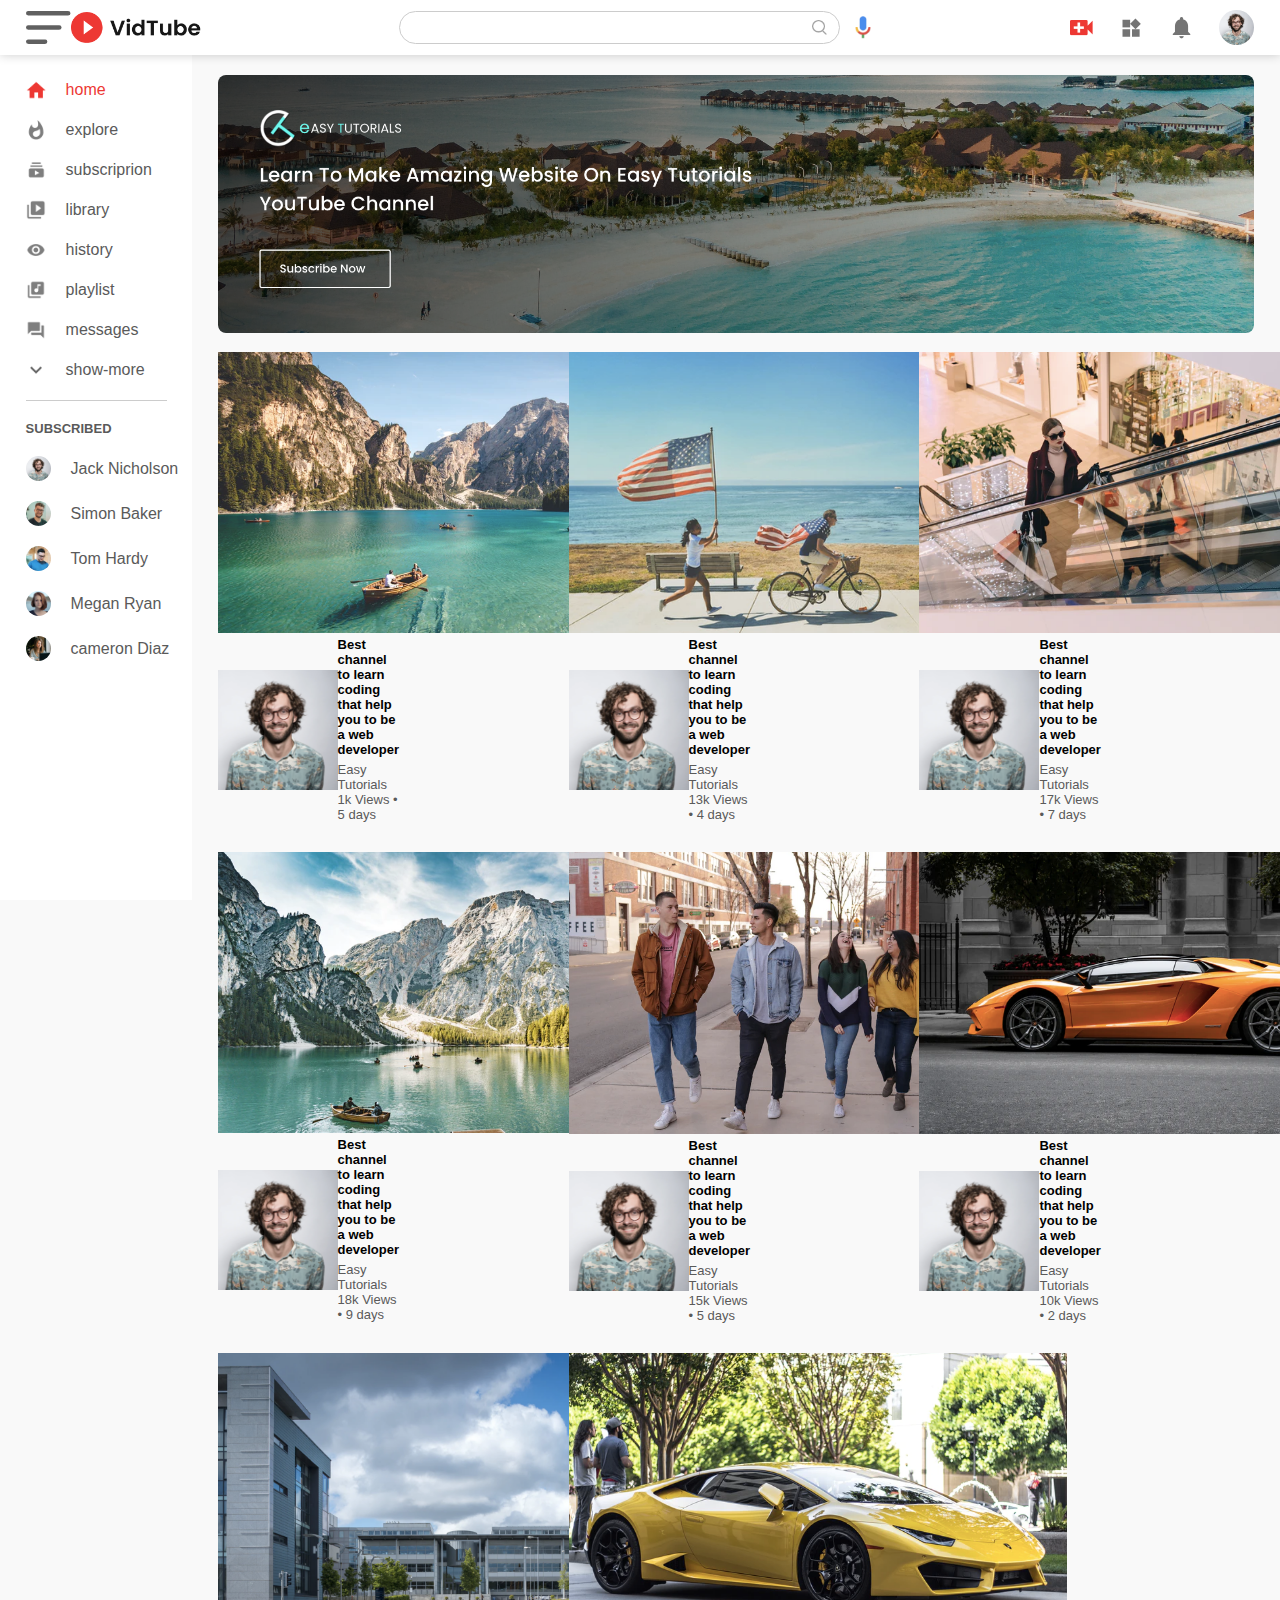
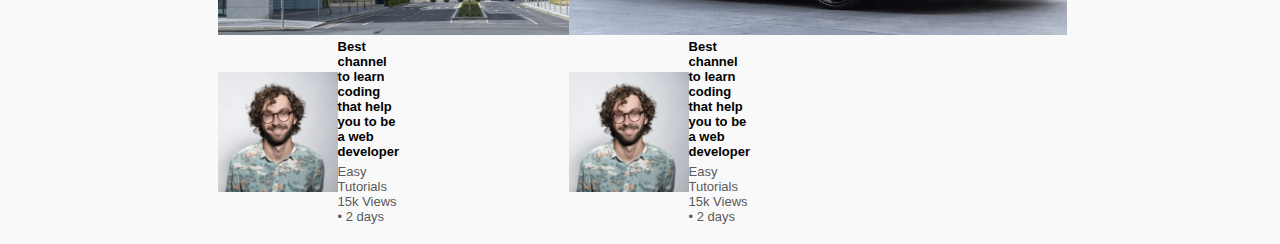
<file: index.html/index.html>
<!DOCTYPE html>
<html lang="en">
<head>
    <meta charset="UTF-8">
    <meta http-equiv="X-UA-Compatible" content="IE=edge">
    <meta name="viewport" content="width=device-width, initial-scale=1.0">
    <title>Video Sharing Website - Easy Tutorials YouTube Channel</title>
    <link rel="stylesheet" href="style.css">
</head>
<body>

    <head><script async src="https://pagead2.googlesyndication.com/pagead/js/adsbygoogle.js?client=ca-pub-9370628888710556"
     crossorigin="anonymous"></script></head>
  
    <nav class="flex-div">
        <div class="nav-left flex-div">
            <img src="images/menu.png">
            <img src="images/logo.png" class="logo">
        </div>
        <div class="nav-middle flex-div">
            <div class="search-box flex-div">
                <input type="text" aria-placeholder="search">
                <img src="images/search.png">
            </div>
            <img src="images/voice-search.png" class="mic-icon">
        </div>
        <div class="nav-right flex-div">
            <img src="images/upload.png">
            <img src="images/more.png">
            <img src="images/notification.png">
            <img src="images/Jack.png" class="user-icon">
        </div>
   </nav>
   <!------------sidebar--------->
   <div class="sidebar">
    <div class="shortcut-links">
        <a href=""><img src="images/home.png"><p>home</p></a>
        <a href=""><img src="images/explore.png"><p>explore</p></a>
        <a href=""><img src="images/subscriprion.png"><p>subscriprion</p></a>
        <a href=""><img src="images/library.png"><p>library</p></a>
        <a href=""><img src="images/history.png"><p>history</p></a>
        <a href=""><img src="images/playlist.png"><p>playlist</p></a>
        <a href=""><img src="images/messages.png"><p>messages</p></a>
        <a href=""><img src="images/show-more.png"><p>show-more</p></a>
        <hr>
    </div>
   <div class="subscribed-list">
    <h3>SUBSCRIBED</h3>
    <a href=""><img src="images/Jack.png"><p>Jack Nicholson</p></a>
    <a href=""><img src="images/simon.png"><p>Simon Baker</p></a>
    <a href=""><img src="images/tom.png"><p>Tom Hardy</p></a>
    <a href=""><img src="images/megan.png"><p>Megan Ryan</p></a>
    <a href=""><img src="images/cameron.png"><p>cameron Diaz</p></a>
   </div>
   </div>

   <!--------main------>

   <div class="container">
    <div class="banner">
        <img src="images/banner.png">
    </div>
   <div class="list-container">
    <div class="vid-list">
        <a href="play-vdeo.html"><img src="images/thumbnail1.png" class="thumbnail"></a>
        <div class="flex-div">
            <img src="images/Jack.png">
            <div class="vid-info">
                <a href="play-video.html">Best channel to learn coding that help you to be a web developer</a>
                <p>Easy Tutorials</p>
                <p>1k Views &bull; 5 days</p>
            </div>
        </div>
    </div>
    <div class="vid-list">
        <a href="play-video.html"> <img src="images/thumbnail2.png" class="thumbnail"></a>
        <div class="flex-div">
            <img src="images/Jack.png">
            <div class="vid-info">
                <a href="">Best channel to learn coding that help you to be a web developer</a>
                <p>Easy Tutorials</p>
                <p>13k Views &bull; 4 days</p>
            </div>
        </div>
    </div>
    <div class="vid-list">
        <a href="play-video.html"><img src="images/thumbnail3.png" class="thumbnail"></a>
        <div class="flex-div">
            <img src="images/Jack.png">
            <div class="vid-info">
                <a href="">Best channel to learn coding that help you to be a web developer</a>
                <p>Easy Tutorials</p>
                <p>17k Views &bull; 7 days</p>
            </div>
        </div>
    </div>
    <div class="vid-list">
        <a href="play-video.html"><img src="images/thumbnail4.png" class="thumbnail"></a>
        <div class="flex-div">
            <img src="images/Jack.png">
            <div class="vid-info">
                <a href="">Best channel to learn coding that help you to be a web developer</a>
                <p>Easy Tutorials</p>
                <p>18k Views &bull; 9 days</p>
            </div>
        </div>
    </div>
    <div class="vid-list">
        <a href="play-video.html"><img src="images/thumbnail5.png" class="thumbnail"></a>
        <div class="flex-div">
            <img src="images/Jack.png">
            <div class="vid-info">
                <a href="">Best channel to learn coding that help you to be a web developer</a>
                <p>Easy Tutorials</p>
                <p>15k Views &bull; 5 days</p>
            </div>
        </div>
    </div>
    <div class="vid-list">
        <a href=""> <img src="images/thumbnail6.png" class="thumbnail"></a>
        <div class="flex-div">
            <img src="images/Jack.png">
            <div class="vid-info">
                <a href="">Best channel to learn coding that help you to be a web developer</a>
                <p>Easy Tutorials</p>
                <p>10k Views &bull; 2 days</p>
            </div>
        </div>
    </div>
    <div class="vid-list">
        <a href=""> <img src="images/thumbnail7.png" class="thumbnail"></a>
        <div class="flex-div">
            <img src="images/Jack.png">
            <div class="vid-info">
                <a href="play-video.html">Best channel to learn coding that help you to be a web developer</a>
                <p>Easy Tutorials</p>
                <p>15k Views &bull; 2 days</p>
            </div>
        </div>
    </div>
    <div class="vid-list">
        <a href=""> <img src="images/thumbnail8.png" class="thumbnail"></a>
        <div class="flex-div">
            <img src="images/Jack.png">
            <div class="vid-info">
                <a href="">Best channel to learn coding that help you to be a web developer</a>
                <p>Easy Tutorials</p>
                <p>15k Views &bull; 2 days</p>
            </div>
        </div>
    </div>
   </div> 




   <script src="script.js"></script>
</body>
</html>
</file>
<file: index.html/style.css>
*{
    margin: 0;
    padding: 0;
    font-family: 'poppins', sans-serif;
    box-sizing: border-box;
}
a{
    text-decoration: none;
    color: #5a5a5a;
}
img{
    cursor: pointer;
}
.flex-div{
    display: flex;
    align-items: center;
}
nav{
    padding: 10px 2%;
    justify-content: space-between;
    box-shadow: 0 0 10px rgba(0, 0, 0, 0.2);
    background: #fff;
    position: sticky;
    top: 0;
    z-index: 10;
}
.nav-right img{
    width: 25px;
    margin-right: 25px;
}
.nav-right .user-icon{
    width: 35px;
    border-radius: 50%;
    margin-right: 0;
}
.nav-left .menu-icon{
    width: 22px;
    margin-right: 25px;
}
.nav-left .logo{
    width: 130px;
}
.nav-middle .mic-icon{
    width: 16px;
}
.nav-middle .search-box{
    border: 1px solid #ccc;
    margin-right: 15px;
    padding: 8px 12px;
    border-radius: 25px;
}
.nav-middle .search-box input{
    width: 400px;
    border: 0;
    outline: 0;
    background: transparent;
}
.nav-middle .search-box img{
    width: 15px;
}

/*------------sidebar----------*/

.sidebar{
    background: #fff;
    width: 15%;
    height: 100vh;
    position: fixed;
    top: 0;
    padding-left: 2%;
    padding-top: 80px;
}
.shortcut-links a img{
    width: 20px;
    margin-right: 20px;
}
.shortcut-links a{
    display: flex;
    align-items: center;
    margin-bottom: 20px;
    width: fit-content;
    flex-wrap: wrap;
}
.shortcut-links a:first-child{
    color: #ed3833;
}
.sidebar hr{
    border: 0;
    height: 1px;
    background: #ccc;
    width: 85%;
}
.subscribed-list h3{
    font-size: 13px;
    margin: 20px 0;
    color: #5a5a5a;
}
.subscribed-list a{
    display: flex;
    align-items: center;
    margin-bottom: 20px;
    width: fit-content;
    flex-wrap: wrap;
}
.subscribed-list a img{
    width: 25px;
    border-radius: 50%;
    margin-right: 20px;
}
.small-sidebar{
    width: 5%;
}
.small-sidebar a p{
    display: none;
}
.small-sidebar h3{
    display: none;
}
.small-sidebar hr{
    width: 50%;
    margin-bottom: 25px;
}
/*-------main-------*/

.container{
    background: #f9f9f9;
    padding-left: 17%;
    padding-right: 2%;
    padding-top: 20px;
    padding-bottom: 20px;
}
.large-container{
    padding-left: 7%;
}


.banner{
    width: 100%;
}
.banner img{
    width: 100%;
    border-radius: 8px;
}
.list-container{
    display: grid;
    grid-template-columns: repeat(auto-fit,minmax(250px,1fr));
    grid-column-gap: 16px;
    grid-row-gap: 30px;
    margin-top: 15px;
}
.vid-list.thumbnail{
    width: 100%;
    border-radius: 5px;
}
.vid-list.flex-div{
    align-items: flex-start;
    margin-top: 7px;
}
.vid-list .flex-div{
    width: 35px;
    margin-right: 10px;
    border-radius: 50%;  
}
.vid-info{
    color: #5a5a5a;
    font-size: 13px;
}
.vid-info a{
    color: #000;
    font-weight: 600;
    display: block;
    margin-bottom: 5px;
}


@media (max-width: 900px){
    .menu-icon{
        display: none;
    }
    .container, .large-container{
        padding-left: 5%;
        padding-right: 5%;
    }
    .nav-right img{
        display: none;
    }
    .nav-right .user-icon{
        display: block;
        width: 30px;
    }
    .nav-middle .search-box input{
        width: 100px;
    }
    .nav-middle .mic-icon{
        display: none;
    }
    .logo{
        width: 90px;
    }
    
    


}

/*---------------------- play video page----------*/
.play-container{
    padding-left: 2%;
}
.row{
    display: flex;
    justify-content: space-between;
    flex-wrap: wrap;
}
.play-video{
    flex-basis: 69%;
}
.right-sidebar{
    flex-basis: 30%;
}
.play-video video{
    width: 100%;
}

.side-video-list{
    display: flex;
    justify-content: space-between;
    margin-bottom: 8px;
}
.side-video-list img{
    width: 100%;
}
.side-video-list .small-thumbnail{
    flex-basis: 49%;
}
.side-video-list .vid-info{
    flex-basis: 49%;
}
.play-video .tags a{
    color: #0000ff;
    font-size: 13px;
}
.play-video h3{
    font-weight: 600;
    font-size: 22px;
}
.play-video .play-video-info{
    display: flex;
    align-items: center;
    justify-content: space-between;
    flex-wrap: wrap;
    margin-top: 10px;
    font-size: 14px;
    color: #5a5a5a; 
}
.play-video .play-video-info a img{
    width: 20px;
    margin-right: 8px;
}
.play-video .play-video-info a{
    display: inline-flex;
    align-items: center;
    margin-left: 15px;
}
.play-video hr{
    border: 0;
    height: 1px;
    background: #ccc;
    margin: 10px 0;
}
.plublisher{
    display: flex;
    align-items: center;
    margin-top: 20px;
}
.plublisher div{
    flex: 1;
    line-height: 18px;
}
.plublisher img{
    width: 40px;
     border-radius: 50%;
    margin-left: 15px;
}
.plublisher div p{
    color: #000;
    font-weight: 600;
    font-size: 18px;
}
.plublisher div span{
    font-size: 13px;
    color: #5a5a5a;
}
.plublisher button{
    background: red;
    color: #fff;
    padding: 8px 30px;
    border: 0;
    outline: 0;
    border-radius: 4px;
    cursor: pointer;
}
.vid-description{
    padding-left: 55px;
    margin: 15px 0;
}
.vid-description p{
    font-size: 14px;
    margin-bottom: 5px;
    color: #5a5a5a;
}
.vid-description h4{
    font-size: 14px;
    color: #5a5a5a;
    margin-top: 15px;
}
.add-comment{
    display: flex;
    align-items: center;
    margin: 30px 0;
}
.add-comment img{
    width: 35px;
    border-radius: 50%;
    margin-right: 15px;
}
.add-comment input{
    border: 0;
    outline: 0;
    border-bottom: 1px solid #ccc;
    width: 100%;
    padding-top: 10px;
    background: transparent;
}
.old-comment{
    display: flex;
    align-items: center;
    margin: 20px 0;
}
.old-comment img{
    width: 35px;
    border-radius: 50%;
    margin-right: 15px;
}
.old-comment h3{
    font-size: 14px;
    margin-bottom: 2px;
}
.old-comment h3 span{
    font-size: 12px;
    color: #5a5a5a;
    font-weight: 500;
    margin-left: 8px;
}
.old-comment .acomment-action{
    display: flex;
    align-items: center;
    margin: 8px 0;
    font-size: 14px;
}
.old-comment .acomment-action img{
    border-radius: 0;
    width: 20px;
    margin-right: 5px;
}
.old-comment .acomment-action span{
    margin-right: 20px;
    color: #5a5a5a;
}
.old-comment .acomment-action a{
    color: #0000ff;
}

@media (max-width:900px){
    .play-video{
        flex-basis: 100%;
    }
    .right-sidebar{
        flex-basis: 100%;
    }
.play-container{
    padding-left: 5%;
}
.vid-description{
    padding-left: 0;

}
.play-video .play-video-info a{
    margin-left: 0;
    margin-right: 15px;
    margin-top: 15px;
}
}
</file>
